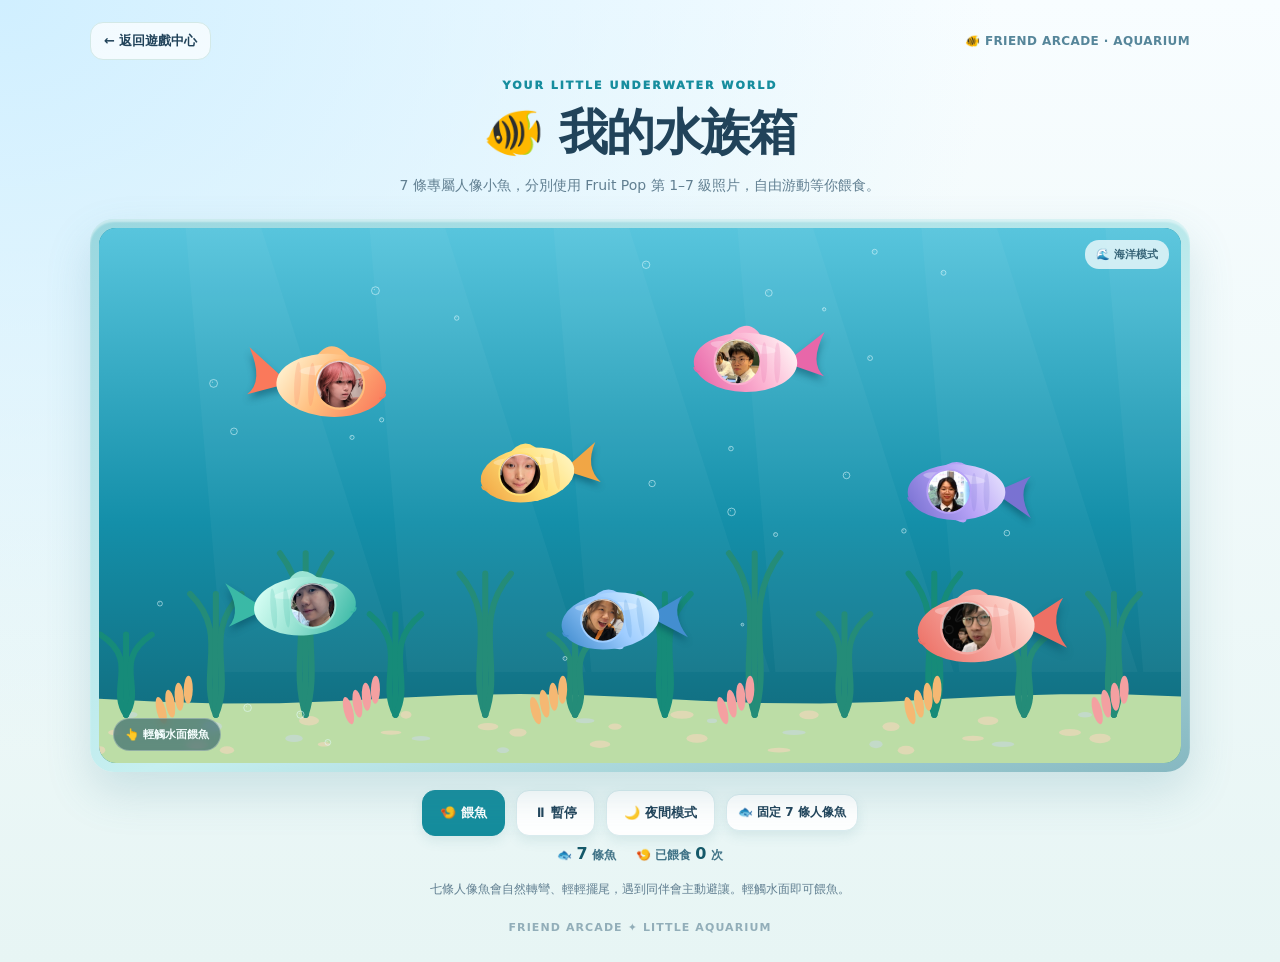
<file: arcade/aquarium/index.html>
<!doctype html>
<html lang="zh-Hant-HK">
<head>
<meta charset="utf-8">
<meta name="viewport" content="width=device-width, initial-scale=1, viewport-fit=cover">
<meta name="theme-color" content="#eaf7fa">
<meta name="description" content="Friend Arcade 七條人像魚水族箱：使用 Fruit Pop 第 1 至 7 級人像球，魚會隨機游動並可以餵食。">
<title>Aquarium｜Friend Arcade 水族箱</title>
<link rel="icon" type="image/png" href="../icon-192.png">
<link rel="apple-touch-icon" href="../icon-192.png">
<style>
:root{color-scheme:light;--ink:#21435a;--sub:#617f91;--line:#d9ebee;--card:#fff;--primary:#118f9f}
*{box-sizing:border-box}
html{min-height:100%;background:#eaf7fa}
body{margin:0;min-height:100svh;font-family:ui-rounded,-apple-system,BlinkMacSystemFont,"SF Pro Rounded","PingFang HK",system-ui,sans-serif;background:radial-gradient(ellipse at top left,#d0efff 0,transparent 55%),linear-gradient(#f8fdff,#e7f5f4);color:var(--ink)}
button,select{font:inherit}button,a{ -webkit-tap-highlight-color:transparent }
button{cursor:pointer}a{color:inherit;text-decoration:none}
button:focus-visible,a:focus-visible,select:focus-visible{outline:3px solid #158eab;outline-offset:3px}
.container{width:min(1100px,calc(100% - 34px));margin:auto;padding:22px 0 28px}
.topbar{display:flex;align-items:center;justify-content:space-between;gap:12px;margin-bottom:19px}
.back{display:inline-flex;align-items:center;gap:8px;padding:9px 13px;border:1px solid #d3e9e7;border-radius:13px;background:#ffffffb5;font-weight:800;font-size:13px}
.brand{color:#56869a;font-weight:850;font-size:12px;letter-spacing:.4px}
.hero{text-align:center;margin:7px auto 21px}
.eyebrow{color:#168d9e;font-size:11px;letter-spacing:2px;font-weight:950;margin-bottom:8px}
h1{font-size:clamp(30px,5.1vw,49px);margin:0 0 8px;letter-spacing:-1.4px}
.hero p{color:var(--sub);font-size:14px;line-height:1.7;margin:0}
.tank-frame{position:relative;border-radius:24px;padding:9px;background:linear-gradient(160deg,#9ad7df,#c6eff0 60%,#86b8c1);box-shadow:0 20px 45px #468c9b33, inset 0 3px 2px #fff7;overflow:hidden}
.tank-inner{position:relative;overflow:hidden;background:#148aa0;border-radius:17px}
canvas{display:block;width:100%;height:clamp(325px,53vw,535px);touch-action:manipulation;cursor:crosshair}
.tank-caption{position:absolute;left:14px;bottom:12px;background:#073d5780;color:#f6ffff;border:1px solid #ffffff4c;border-radius:999px;padding:8px 11px;font-size:11px;font-weight:800;pointer-events:none;backdrop-filter:blur(5px)}
.tank-caption[hidden]{display:none}
.tank-bubble{position:absolute;right:12px;top:12px;padding:7px 11px;border-radius:14px;background:#ffffffb8;color:#376477;font-weight:850;font-size:11px;pointer-events:none}
.controls{display:flex;flex-wrap:wrap;gap:11px;align-items:center;justify-content:center;margin:18px 0 8px}
.control{background:white;border:1px solid var(--line);color:var(--ink);font-weight:900;font-size:13px;border-radius:13px;padding:12px 17px;min-height:46px;box-shadow:0 5px 12px #4b8d9620}
.control.primary{background:#158d9d;color:white;border-color:#158d9d}
.control:active{transform:translateY(1px)}
.selector{display:flex;align-items:center;gap:8px;background:#fff;border:1px solid var(--line);border-radius:13px;padding:9px 11px;font-size:12px;font-weight:850;box-shadow:0 5px 12px #4b8d9620}
.selector select{border:0;background:transparent;color:inherit;outline-offset:5px;font-weight:850}
.note{text-align:center;color:var(--sub);font-size:12px;line-height:1.75;margin:15px 10px}
.stats{display:flex;justify-content:center;gap:20px;color:#407387;font-size:12px;font-weight:800}
.stats strong{font-size:16px;color:#155969}
.footer{text-align:center;margin-top:21px;color:#92aeb9;font-size:11px;letter-spacing:1.1px;font-weight:850}
@media(max-width:620px){.container{width:calc(100% - 20px);padding-top:11px}.topbar{margin-bottom:8px}.brand{font-size:10px}.hero{margin-bottom:14px}.hero p{font-size:12px}.tank-frame{padding:5px;border-radius:18px}.tank-inner{border-radius:14px}canvas{height:clamp(350px,105vw,560px)}.controls{gap:8px}.control{padding:10px 12px;font-size:12px}.selector{padding:8px}.tank-caption{font-size:10px}.note{margin-top:11px}}
@media(prefers-reduced-motion:reduce){html{scroll-behavior:auto}}
</style>
</head>
<body>
<div class="container">
<header class="topbar">
<a class="back" href="../">← 返回遊戲中心</a>
<span class="brand">🐠 FRIEND ARCADE · AQUARIUM</span>
</header>
<section class="hero">
<div class="eyebrow">YOUR LITTLE UNDERWATER WORLD</div>
<h1>🐠 我的水族箱</h1>
<p>7 條專屬人像小魚，分別使用 Fruit Pop 第 1–7 級照片，自由游動等你餵食。</p>
</section>
<div class="tank-frame"><div class="tank-inner">
<canvas id="aquarium" role="img" aria-label="動態水族箱，共有七條以 Fruit Pop 第 1 至 7 級人像球照片製作的小魚，會隨機游動。輕觸水面可以餵魚。">你的瀏覽器需要支援 Canvas 才能看到水族箱。</canvas>
<div class="tank-bubble" id="status">🌊 海洋模式</div>
<div class="tank-caption" id="feedHint">👆 輕觸水面餵魚</div>
</div></div>
<div class="controls" aria-label="水族箱控制">
<button class="control primary" id="feedButton" type="button">🍤 餵魚</button>
<button class="control" id="pauseButton" type="button" aria-pressed="false">⏸ 暫停</button>
<button class="control" id="modeButton" type="button" aria-pressed="false">🌙 夜間模式</button>
<span class="selector" aria-label="固定七條人像魚">🐟 固定 7 條人像魚</span>
</div>
<div class="stats"><span>🐟 <strong id="fishStat">7</strong> 條魚</span><span>🍤 已餵食 <strong id="feedStat">0</strong> 次</span></div>
<p class="note" id="activityText" role="status" aria-live="polite">七條人像魚會自然轉彎、輕輕擺尾，遇到同伴會主動避讓。輕觸水面即可餵魚。</p>
<footer class="footer">FRIEND ARCADE ✦ LITTLE AQUARIUM</footer>
</div>
<script src="./app.js" defer></script>
</body>
</html>
</file>
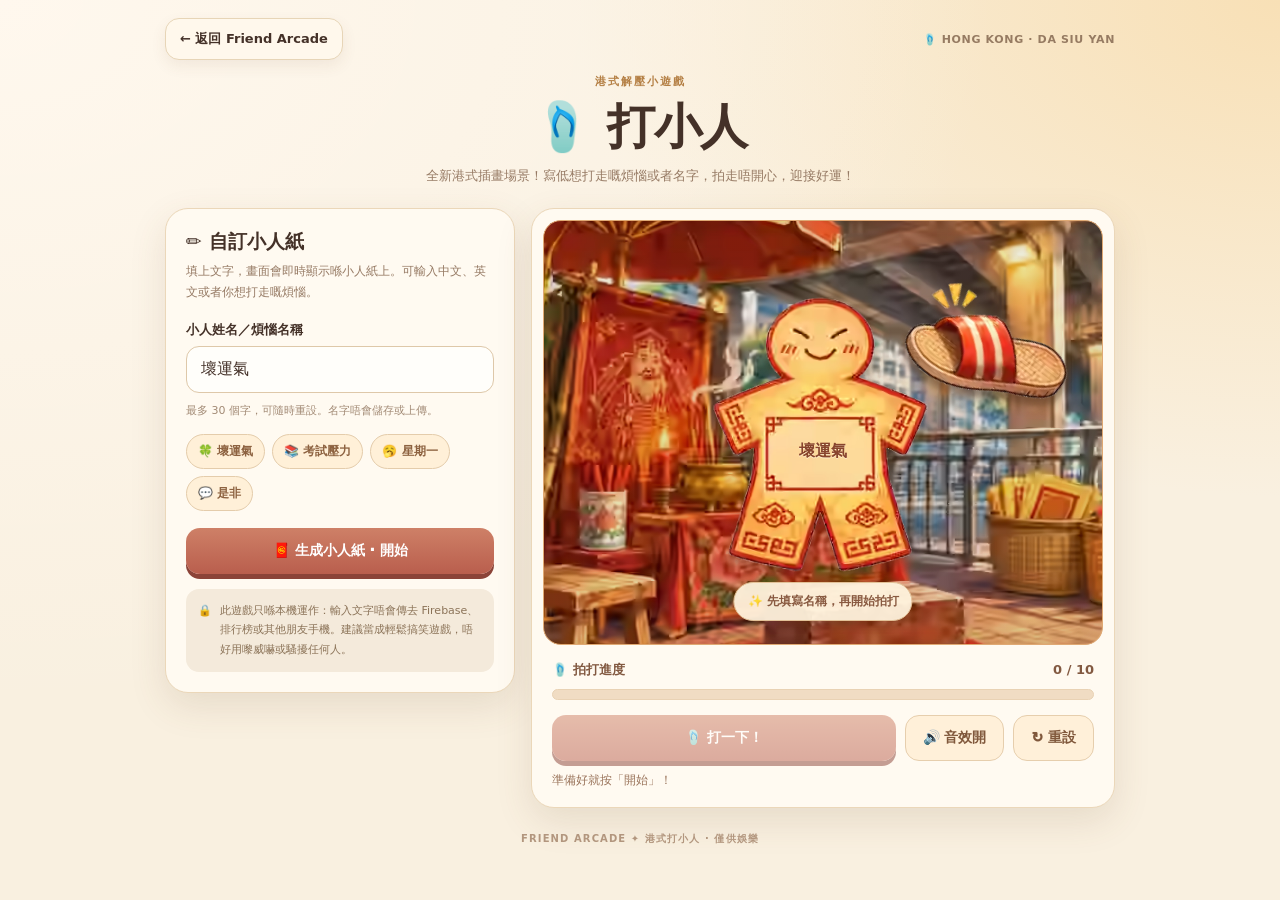
<file: arcade/da-siu-yan/index.html>
<!doctype html>
<html lang="zh-Hant-HK">
<head>
<meta charset="utf-8">
<meta name="viewport" content="width=device-width,initial-scale=1,viewport-fit=cover">
<meta name="theme-color" content="#f9f0e0">
<meta name="description" content="Friend Arcade 港式打小人：自訂小人紙名稱，互動拖鞋拍打十次，完成後收取好運祝福。純本機遊戲，不會上傳名字。">
<meta name="apple-mobile-web-app-title" content="Friend Arcade">
<link rel="icon" type="image/png" href="../icon-192.png">
<link rel="apple-touch-icon" href="../icon-192.png">
<title>🩴 打小人｜Friend Arcade</title>
<style>
:root{color-scheme:light;--ink:#443128;--sub:#967a64;--brown:#805638;--gold:#f1bb67;--paper:#fff5dc;--edge:#d7b990;--red:#bc5f4e;--line:#ebd8bb;--shadow:0 13px 36px #72543722}
*{box-sizing:border-box}html{background:#f9f0e0}body{margin:0;min-height:100svh;font-family:ui-rounded,-apple-system,BlinkMacSystemFont,"SF Pro Rounded","PingFang HK","Microsoft JhengHei",system-ui,sans-serif;color:var(--ink);background:radial-gradient(ellipse at top left,#fff8ee 0,transparent 55%),radial-gradient(ellipse at top right,#f8e0b6 0,transparent 39%),#f9f0e0}a{color:inherit;text-decoration:none}button,input{font:inherit}button{cursor:pointer}button:focus-visible,input:focus-visible,a:focus-visible{outline:3px solid #a36f46;outline-offset:3px}[hidden]{display:none!important}
.shell{width:min(950px,calc(100% - 28px));margin:0 auto;padding:18px 0 42px}.topbar{display:flex;justify-content:space-between;align-items:center;gap:10px}.back{display:inline-flex;gap:7px;align-items:center;border:1px solid #e7d5b7;background:#fff8ec;border-radius:14px;padding:11px 14px;font-size:13px;font-weight:850;box-shadow:0 6px 15px #70462f15}.brand{font-size:11px;letter-spacing:.65px;color:#967b62;font-weight:900}
.heading{text-align:center;padding:14px 0 20px}.heading .eyebrow{color:#b47f44;font-weight:950;letter-spacing:2px;font-size:11px}.heading h1{font-size:clamp(32px,5vw,48px);letter-spacing:-1.5px;margin:6px 0 6px}.heading p{font-size:13px;line-height:1.75;color:var(--sub);margin:0}
.layout{display:grid;grid-template-columns:minmax(0,.75fr) minmax(0,1.25fr);gap:16px;align-items:start}.card{background:#fffaf1;border:1px solid #ebd7b9;border-radius:23px;box-shadow:var(--shadow);padding:20px;min-width:0}.card h2{font-size:19px;margin:0 0 6px}.subtitle{font-size:12px;color:var(--sub);line-height:1.8;margin:0 0 17px}.field{display:grid;gap:7px}.field label{font-weight:900;font-size:13px}.field input{background:#fffefa;border:1px solid #dec8a9;border-radius:13px;width:100%;padding:13px 14px;font-size:16px;color:var(--ink)}.hint{font-size:11px;color:#a28a75;line-height:1.7;margin:9px 0}.presets{display:flex;flex-wrap:wrap;gap:7px;margin:13px 0 17px}.preset{border:1px solid #e4ccab;border-radius:999px;background:#fff0d8;padding:8px 11px;font-size:12px;color:#8d6240;font-weight:850}.preset:active{transform:scale(.96)}.action{display:inline-flex;gap:8px;align-items:center;justify-content:center;padding:13px 17px;border:0;border-radius:14px;font-size:14px;font-weight:950;min-height:46px}.action.main{background:linear-gradient(#ce8067,#b95e4d);box-shadow:0 5px 0 #8b4338;color:white}.action.secondary{background:#fff0d9;border:1px solid #e6cead;color:#80583c}.action:disabled{opacity:.5;cursor:not-allowed}.action:active:not(:disabled){transform:translateY(2px)}.full{width:100%}.privacy{display:flex;align-items:flex-start;gap:8px;margin-top:15px;border-radius:13px;background:#f4eadb;padding:12px;color:#8b7358;font-size:11px;line-height:1.8}
.play-card{padding:11px;overflow:hidden}.scene{position:relative;min-height:425px;border-radius:18px;background:linear-gradient(175deg,#f0c789,#e4b378 48%,#cf925b);overflow:hidden;isolation:isolate;border:1px solid #dfa974}.scene::before{content:"";position:absolute;inset:0;background:repeating-linear-gradient(0deg,transparent 0 37px,#fff4d012 38px 39px);pointer-events:none}.beam{position:absolute;top:0;left:0;right:0;height:73px;background:linear-gradient(#4b534a,#64665c);border-bottom:7px solid #3f4a44;box-shadow:0 9px 17px #6b50366c}.beam::after{content:"鵝頸橋下 · 好運祈願";position:absolute;left:18px;bottom:10px;color:#ffefd9;font-size:13px;font-weight:850;letter-spacing:1px}.street{position:absolute;inset:auto 0 0;height:110px;background:linear-gradient(#987b63,#b69c80);border-top:12px solid #8c725e}.street::after{content:"";position:absolute;left:0;right:0;top:35px;height:2px;background:#d2b79c8a}.scene-spark{position:absolute;opacity:.8;font-size:25px;pointer-events:none}.s1{left:10%;top:30%}.s2{right:12%;top:22%}.s3{left:21%;bottom:24%}
.ritual{position:absolute;inset:72px 0 57px;display:flex;align-items:center;justify-content:center;flex-direction:column}.brick{position:absolute;bottom:3px;width:205px;height:28px;border-radius:11px 11px 7px 7px;background:linear-gradient(#a16c53,#87503f);box-shadow:inset 0 4px #bd8871,0 12px 0 #634538,0 20px 23px #674c3f88;border:2px solid #754c40}.brick::after{content:"";position:absolute;inset:12px 2px auto;border-bottom:2px solid #cf917b80}
.paper-button{border:0;background:transparent;position:relative;z-index:4;display:block;padding:0;width:min(230px,72%);height:280px;touch-action:manipulation;transition:transform .2s ease}.paper{position:relative;width:100%;height:100%;filter:drop-shadow(0 9px 7px #65462a46);transform-origin:50% 80%;}.paper-head{position:absolute;left:50%;top:10px;transform:translateX(-50%);height:72px;width:70px;border:3px solid var(--edge);background:radial-gradient(circle at 30% 20%,#fffbe8,var(--paper));border-radius:50%;z-index:2}.paper-eye{position:absolute;top:29px;width:5px;height:5px;border-radius:50%;background:#996d50}.paper-eye.e1{left:20px}.paper-eye.e2{right:20px}.paper-smile{position:absolute;top:38px;left:26px;width:17px;height:9px;border-bottom:2px solid #996d50;border-radius:50%}
.paper-body{position:absolute;inset:73px 0 0;background:linear-gradient(110deg,#f0dcaf,var(--paper) 26%,#fffce7 65%,#ecd3a2);border:3px solid var(--edge);clip-path:polygon(20% 0,80% 0,98% 43%,80% 50%,72% 100%,52% 100%,50% 70%,48% 100%,28% 100%,20% 50%,2% 43%);box-shadow:inset 0 0 18px #9a5e3226}.paper-mark{position:absolute;left:50%;top:109px;transform:translateX(-50%);width:58%;height:100px;display:flex;align-items:center;justify-content:center;background:#fff9e5;border:1px dashed #ba986a;border-radius:7px;z-index:3;padding:8px;overflow:hidden}.paper-mark span{font-size:clamp(14px,3vw,19px);font-weight:950;color:#8e5940;text-align:center;overflow-wrap:anywhere;word-break:break-word;line-height:1.3;max-height:90px;overflow:hidden}.paper-cracks{position:absolute;top:90px;left:20%;width:60%;height:130px;z-index:5;opacity:0;background:linear-gradient(128deg,transparent 47%,#9a7953aa 48%,transparent 49%) 0 0/35% 60%,linear-gradient(47deg,transparent 49%,#9a795388 50%,transparent 51%) 0 0/45% 55%;clip-path:polygon(7% 35%,95% 3%,90% 95%,14% 90%);pointer-events:none;transition:opacity .18s}.paper-button.hit .paper{animation:paper-hit .33s cubic-bezier(.19,.9,.32,1)}.paper-button.finished .paper{animation:paper-farewell .5s forwards}.paper-button:disabled{cursor:default}
.shoe{position:absolute;right:max(8%,calc(50% - 205px));top:55px;z-index:7;font-size:90px;filter:drop-shadow(4px 8px 2px #573c2748);pointer-events:none;transform:rotate(38deg) translate(0,-13px);transform-origin:65% 80%}.shoe.swing{animation:shoe-hit .29s cubic-bezier(.13,.82,.33,.98)}.impact{position:absolute;z-index:8;left:50%;top:45%;font-size:36px;font-weight:1000;color:#fdf2c4;text-shadow:2px 3px #ab533f,-1px -1px #af6554;pointer-events:none;opacity:0;transform:translate(-50%,-50%)}.impact.pop{animation:impact .4s ease-out}.instruction{position:absolute;z-index:9;left:50%;bottom:23px;transform:translateX(-50%);white-space:nowrap;background:#ffedd7e3;border:1px solid #e2c197;color:#895a41;border-radius:999px;padding:10px 13px;font-size:12px;font-weight:900}
.play-footer{padding:16px 9px 4px}.progress-head{display:flex;justify-content:space-between;align-items:center;font-size:13px;font-weight:900;color:#825941}.meter{height:11px;border-radius:999px;background:#f0dcc3;overflow:hidden;margin:10px 0 15px;border:1px solid #e9d2b4}.fill{height:100%;width:0;background:linear-gradient(90deg,#e5ac61,#c96d5e);border-radius:999px;transition:width .2s ease}.game-actions{display:flex;gap:9px;flex-wrap:wrap}.game-actions .main{flex:1}.game-actions .secondary{flex:0 0 auto}.live-status{margin-top:11px;font-size:12px;color:#9a745b;min-height:20px}.scene::after{content:"";position:absolute;inset:0;pointer-events:none;border-radius:inherit;box-shadow:inset 0 0 50px #7d3a183b}
.result{margin-top:15px;background:linear-gradient(140deg,#fff5d7,#ffecd4);border:1px solid #e9c899;border-radius:18px;padding:19px;text-align:center}.result h2{font-size:22px;margin:3px 0 8px}.result p{font-size:13px;color:#996f51;line-height:1.85;margin:0 0 14px}.result .fortune{font-size:18px;font-weight:950;color:#af5c45;padding:11px 6px}.result .action{margin:3px}.confetti-layer{position:absolute;inset:0;z-index:11;pointer-events:none;overflow:hidden}.confetti{position:absolute;top:-14px;width:8px;height:13px;border-radius:2px;left:var(--x);background:var(--color);transform:rotate(var(--rotation));animation:confetti-fall var(--duration) ease-in forwards;animation-delay:var(--delay)}
.footer{text-align:center;font-size:10px;font-weight:800;color:#b2967e;letter-spacing:1.1px;margin-top:24px}
@keyframes shoe-hit{0%{transform:rotate(38deg) translate(0,-13px)}48%{transform:rotate(-31deg) translate(-52px,72px) scale(1.11)}77%{transform:rotate(-14deg) translate(-25px,32px)}100%{transform:rotate(38deg) translate(0,-13px)}}
@keyframes paper-hit{0%{transform:rotate(0) scale(1)}35%{transform:rotate(-6deg) scale(.96)}70%{transform:rotate(5deg) scale(.97)}100%{transform:rotate(0) scale(1)}}
@keyframes paper-farewell{0%{opacity:1;transform:scale(1) rotate(0)}100%{opacity:0;transform:scale(.7) rotate(22deg)}}
@keyframes impact{0%{opacity:0;transform:translate(-50%,-50%) scale(.3)}20%{opacity:1}80%{opacity:1;transform:translate(-50%,-72%) scale(1.25)}100%{opacity:0;transform:translate(-50%,-85%) scale(1.4)}}
@keyframes confetti-fall{0%{opacity:1;transform:translateY(-25px) rotate(var(--rotation))}100%{opacity:0;transform:translateY(480px) rotate(calc(var(--rotation) + 420deg))}}
@media(max-width:720px){.layout{grid-template-columns:1fr}.shell{padding-top:12px}.heading{padding:14px 0}.card{padding:16px}.play-card{padding:9px}.scene{min-height:375px}.ritual{inset:72px 0 57px}.paper-button{height:250px;width:min(210px,73%)}.paper-head{height:67px;width:66px}.paper-body{top:68px}.paper-mark{top:100px;height:91px}.shoe{right:3%;font-size:73px}.instruction{font-size:11px}}
@media(max-width:360px){.shoe{font-size:62px}.game-actions .action{padding:12px}.paper-button{width:200px}}
@media(prefers-reduced-motion:reduce){*,*::before,*::after{animation-duration:.001ms!important;animation-iteration-count:1!important;transition:none!important}}

/* Art upgrade: authentic Hong Kong bridge-side miniature scene and illustrated objects.
   CSS paper/slipper remain as fallbacks on browsers that cannot decode AVIF. */
.scene{
 background-color:#b47a59;
 background-image:linear-gradient(180deg,#2c261015,#23140b22),url("./assets/bridge-scene.avif");
 background-size:cover;
 background-position:center center;
}
.scene::before,.beam,.street,.scene-spark,.brick{display:none}
.scene::after{box-shadow:inset 0 0 46px #3f1d161b}
.ritual{inset:50px 0 43px}
.paper-button{width:min(235px,73%);height:280px}
.paper-art{position:absolute;inset:0;width:100%;height:100%;object-fit:contain;pointer-events:none;z-index:3;filter:drop-shadow(0 4px 5px #37291c30)}
.paper-button.has-paper-art .paper-head,.paper-button.has-paper-art .paper-body{display:none}
.paper-mark{
 left:50%;top:43%;width:46%;height:25%;
 z-index:4;background:transparent;border:0;border-radius:0;padding:3px 2px;
}
.paper-mark span{
 font-size:clamp(12px,2.4vw,16px);color:#88442d;
 line-height:1.18;max-height:95%;text-shadow:0 1px 0 #ffedc9;
}
.paper-cracks{z-index:5;top:42%;left:23%;height:29%;width:53%}
.shoe{width:172px;height:106px;top:51px;right:max(2%,calc(50% - 213px));transform-origin:65% 80%}
.shoe-art{position:absolute;inset:0;width:100%;height:100%;object-fit:contain;pointer-events:none;filter:drop-shadow(3px 5px 3px #56351e70)}
.shoe.has-shoe-art{font-size:0}
.instruction{background:#fff4deef;box-shadow:0 4px 10px #41270d2a}
@media(max-width:720px){
 .scene{min-height:385px}
 .ritual{inset:61px 0 47px}
 .paper-button{height:247px;width:min(208px,70%)}
 .paper-mark span{font-size:clamp(11px,3.4vw,14px)}
 .shoe{width:137px;height:88px;top:42px;right:0}
}
@media(max-width:360px){.shoe{width:118px;height:82px;top:35px}}

</style>
</head>
<body>
<div class="shell">
<header class="topbar">
<a class="back" href="../">← 返回 Friend Arcade</a><span class="brand">🩴 HONG KONG · DA SIU YAN</span>
</header>
<section class="heading"><div class="eyebrow">港式解壓小遊戲</div><h1>🩴 打小人</h1><p>全新港式插畫場景！寫低想打走嘅煩惱或者名字，拍走唔開心，迎接好運！</p></section>
<div class="layout">
<section class="card" aria-labelledby="setupTitle">
<h2 id="setupTitle">✏️ 自訂小人紙</h2>
<p class="subtitle">填上文字，畫面會即時顯示喺小人紙上。可輸入中文、英文或者你想打走嘅煩惱。</p>
<form id="startForm">
<div class="field"><label for="targetName">小人姓名／煩惱名稱</label><input id="targetName" name="targetName" maxlength="60" inputmode="text" autocomplete="off" autocapitalize="off" spellcheck="false" value="壞運氣" placeholder="例如：壞運氣、考試壓力、某個名字" required aria-describedby="nameHint"></div>
<p class="hint" id="nameHint">最多 30 個字，可隨時重設。名字唔會儲存或上傳。</p>
<div class="presets" aria-label="快速選擇主題">
<button class="preset" type="button" data-preset="壞運氣">🍀 壞運氣</button>
<button class="preset" type="button" data-preset="考試壓力">📚 考試壓力</button>
<button class="preset" type="button" data-preset="星期一">🥱 星期一</button>
<button class="preset" type="button" data-preset="是非">💬 是非</button>
</div>
<button type="submit" class="action main full" id="startButton">🧧 生成小人紙 · 開始</button>
</form>
<div class="privacy"><span>🔒</span><span>此遊戲只喺本機運作：輸入文字唔會傳去 Firebase、排行榜或其他朋友手機。建議當成輕鬆搞笑遊戲，唔好用嚟威嚇或騷擾任何人。</span></div>
</section>
<section class="card play-card" aria-label="打小人遊戲">
<div class="scene" id="scene">
<div class="beam"></div><div class="street"></div><span class="scene-spark s1" aria-hidden="true">✦</span><span class="scene-spark s2" aria-hidden="true">✧</span><span class="scene-spark s3" aria-hidden="true">✺</span>
<div class="ritual">
<div class="brick" aria-hidden="true"></div>
<button class="paper-button" id="paperButton" type="button" aria-label="點擊小人紙拍打" disabled>
  <div class="paper">
    <img class="paper-art" id="paperArtwork" src="./assets/paper-effigy.avif" alt="" decoding="async">
    <div class="paper-head"><i class="paper-eye e1"></i><i class="paper-eye e2"></i><i class="paper-smile"></i></div>
    <div class="paper-body"></div>
    <div class="paper-mark"><span id="paperName">壞運氣</span></div>
    <div class="paper-cracks" id="paperCracks"></div>
  </div>
</button>
<div class="shoe" id="shoe" aria-hidden="true">🩴<img class="shoe-art" id="shoeArtwork" src="./assets/red-slipper.avif" alt="" decoding="async"></div>
<div class="impact" id="impact" aria-hidden="true">啪！</div>
</div>
<div class="instruction" id="instruction">✨ 先填寫名稱，再開始拍打</div>
<div class="confetti-layer" id="confettiLayer" aria-hidden="true"></div>
</div>
<div class="play-footer">
<div class="progress-head"><span>🩴 拍打進度</span><span id="hitCount">0 / 10</span></div>
<div class="meter" role="progressbar" id="hitProgress" aria-label="拍打進度" aria-valuemin="0" aria-valuemax="10" aria-valuenow="0"><div class="fill" id="hitFill"></div></div>
<div class="game-actions">
<button type="button" class="action main" id="hitButton" disabled>🩴 打一下！</button>
<button type="button" class="action secondary" id="soundButton" aria-pressed="true">🔊 音效開</button>
<button type="button" class="action secondary" id="resetButton">↻ 重設</button>
</div>
<div class="live-status" id="liveStatus" role="status" aria-live="polite">準備好就按「開始」！</div>
</div>
<div class="result" id="resultPanel" hidden role="region" aria-labelledby="resultTitle">
<div aria-hidden="true" style="font-size:38px">🧧✨</div>
<h2 id="resultTitle">大功告成！</h2>
<div class="fortune" id="fortuneText">打走霉運，好運齊來！</div>
<p>已完成 10 次象徵式拍打。祝你今日一切順利！</p>
<button type="button" class="action main" id="againButton">🩴 再玩一次</button>
</div>
</section>
</div>
<footer class="footer">FRIEND ARCADE ✦ 港式打小人 · 僅供娛樂</footer>
</div>
<script src="./app.js" defer></script>
</body>
</html>
</file>
